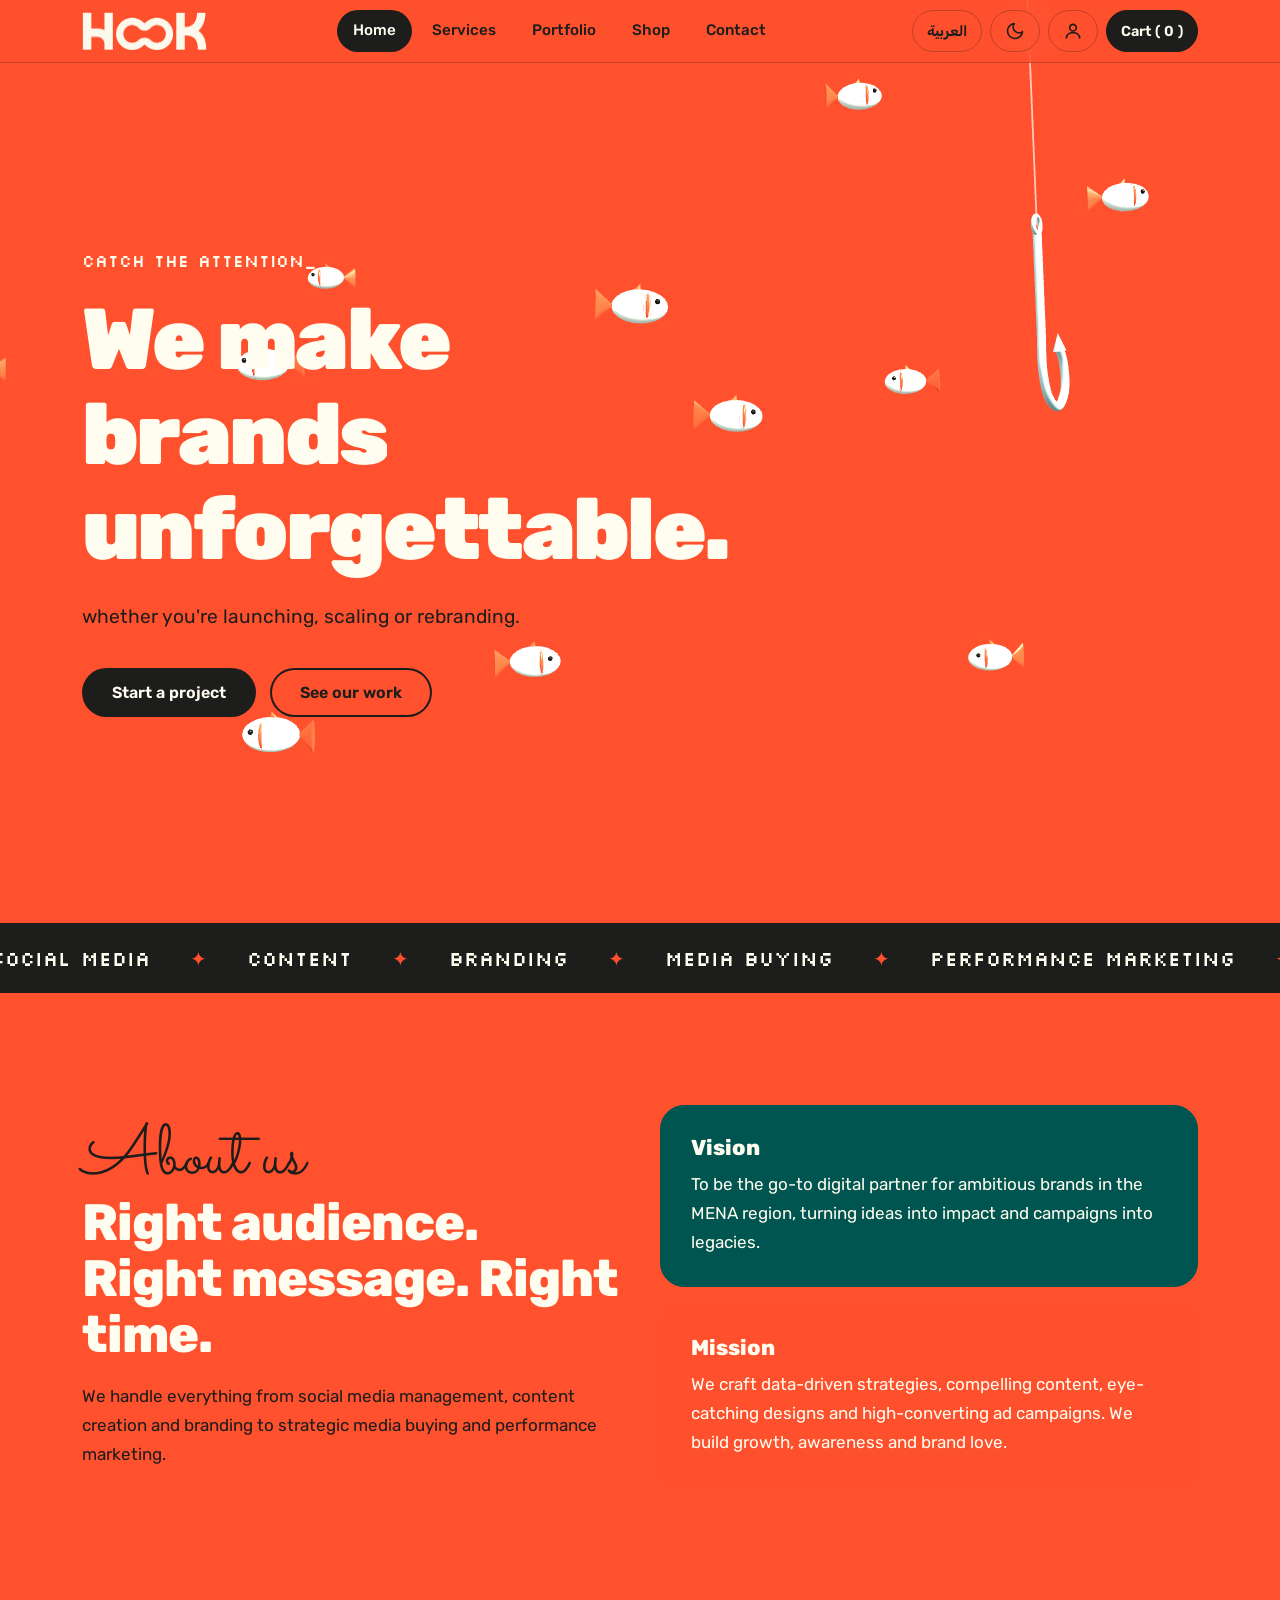
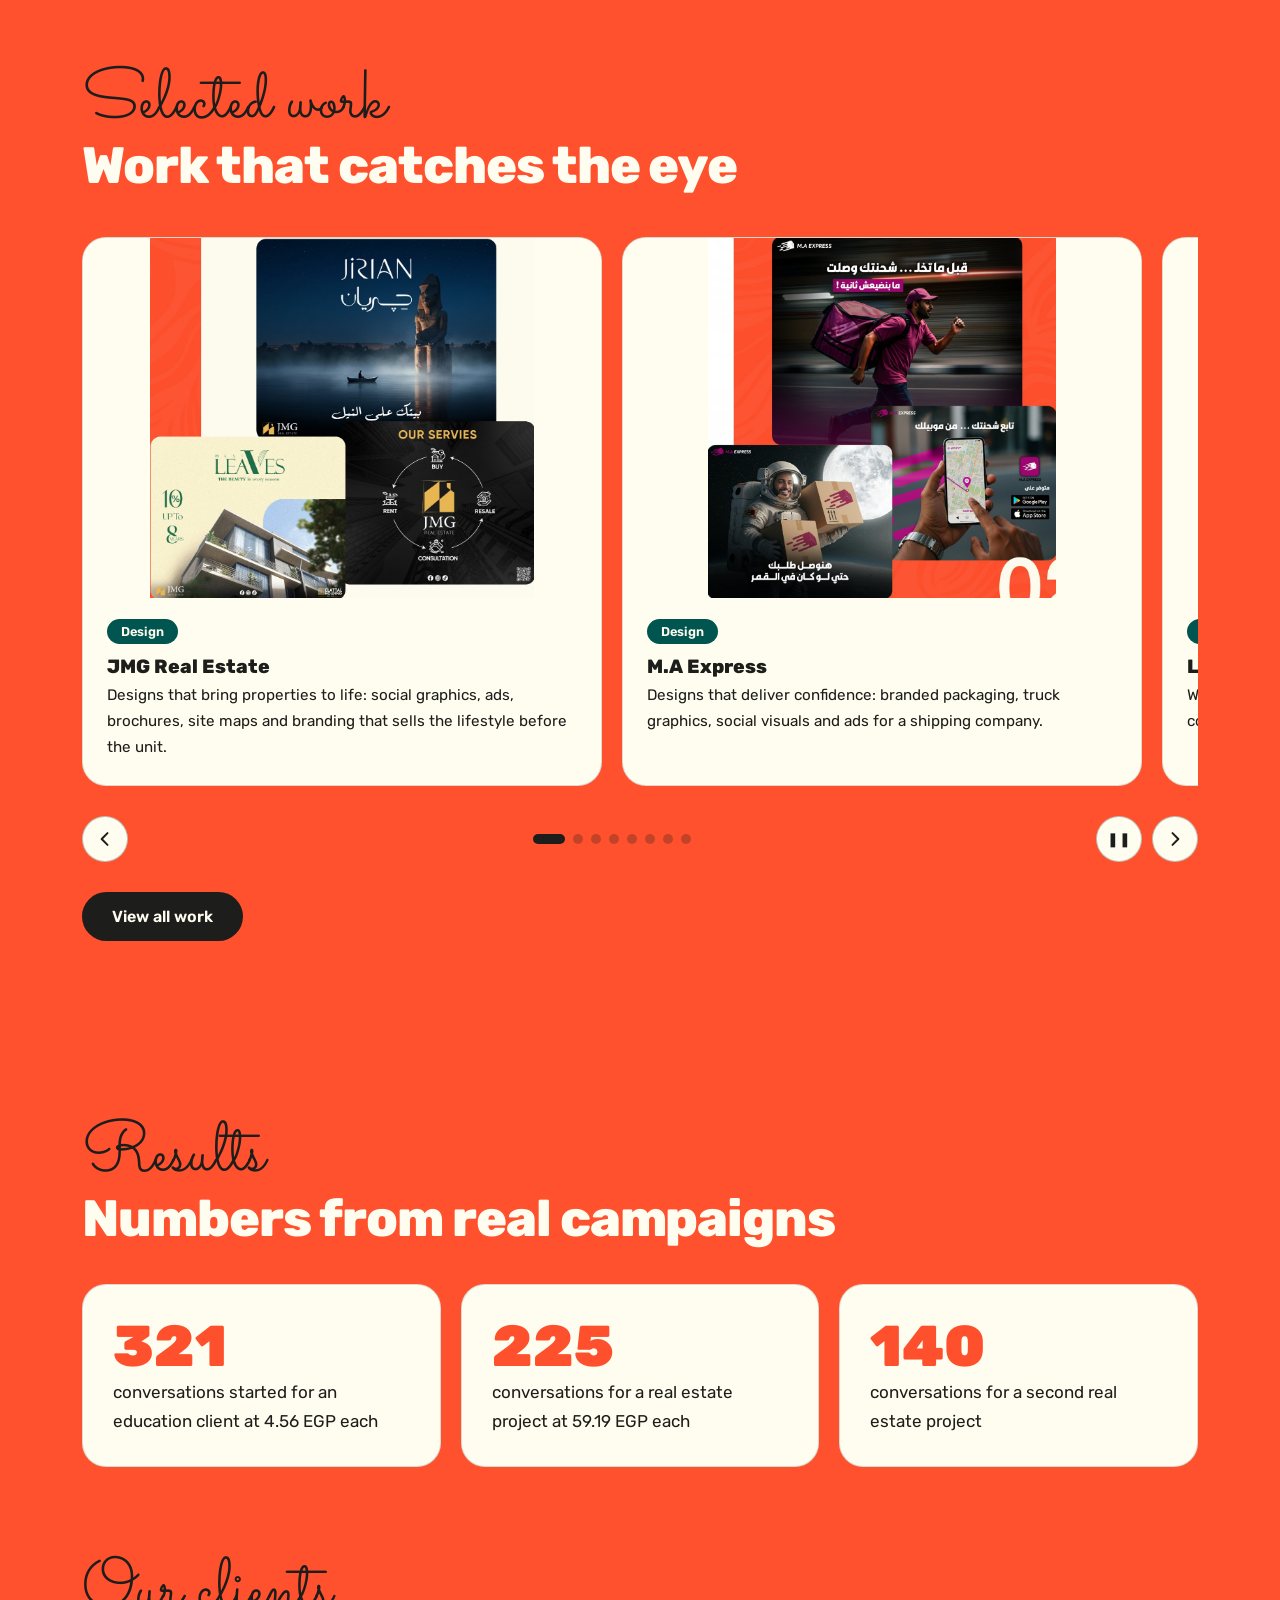
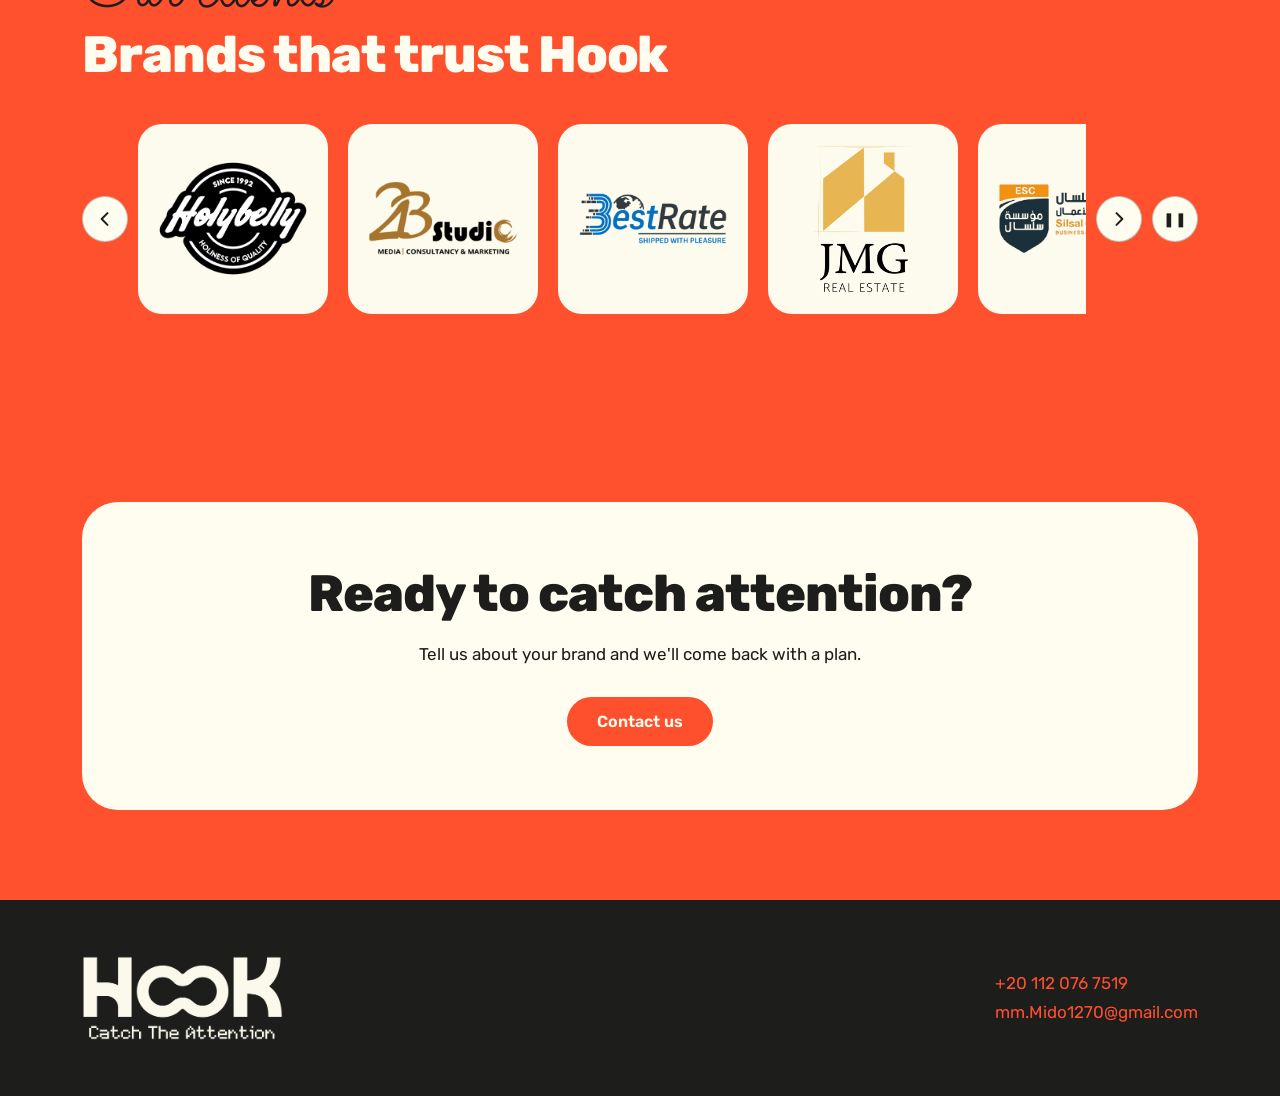
<file: index.html>
<!DOCTYPE html>
<html lang="en" dir="ltr"><head><meta charset="utf-8"><meta name="viewport" content="width=device-width,initial-scale=1">
<title>Hook | Catch The Attention</title>
<meta name="description" content="Hook is a full-service marketing agency: social media, content, branding, media buying and performance marketing.">
<link rel="stylesheet" href="style.css"></head><body>
<main>
<section class="hero"><div class="wrap"><div>
<span class="pix">Catch The Attention</span>
<h1 data-ar="بنخلّي البراند بتاعك ميتنسيش.">We make brands unforgettable.</h1>
<p class="lead" data-ar=" سواء لسه هتبدأ أو عايز تكبّر أو تغيّر هويتك.">whether you're launching, scaling or rebranding.</p>
<div class="btns"><a class="btn" data-btn="hero1" href="contact.html">Start a project</a><a class="btn ghost" data-btn="hero2" href="portfolio.html">See our work</a></div>
</div><div aria-hidden="true"></div></div></section>

<div class="mq-wrap" aria-hidden="true"><div class="mq" id="mq"></div></div>

<section><div class="wrap split">
<div><span class="script" data-ar="إحنا مين">About us</span>
<h2 data-ar="الجمهور الصح. الرسالة الصح. الوقت الصح.">Right audience. Right message. Right time.</h2>
<p style="margin-top:18px" data-ar="بنعمل كل حاجة من إدارة السوشيال ميديا وكتابة المحتوى والهوية البصرية لحد شراء الإعلانات وتسويق الأداء.">We handle everything from social media management, content creation and branding to strategic media buying and performance marketing.</p></div>
<div style="display:grid;gap:18px">
<div class="card g"><h3 data-ar="رؤيتنا">Vision</h3><p data-ar="مش مجرد إعلانات بتعدي.. إحنا الشريك الديجيتال اللي بيبني لبراندك اسم وكيان يثبت في دماغ الناس لسنين قدام.">To be the go-to digital partner for ambitious brands in the MENA region, turning ideas into impact and campaigns into legacies.</p></div>
<div class="card o"><h3 data-ar="مهمتنا">Mission</h3><p data-ar="بنبني استراتيجيات مبنية على أرقام وبيانات حقيقية، محتوى يشد ويخطف، وتصميمات تعلق في العين، وحملات إعلانية بتجيب بيع وتفاعل من الآخر.. إحنا بنبني لبراندك انتشار، ونمو، وحب حقيقي عند الناس.">We craft data-driven strategies, compelling content, eye-catching designs and high-converting ad campaigns. We build growth, awareness and brand love.</p></div>
</div></div></section>

<section><div class="wrap">
<span class="script" data-ar="من أعمالنا">Selected work</span>
<h2 data-ar="أفكار خرجت للنور وعملت فرق.">Work that catches the eye</h2>
<div class="slider" id="ws"><div class="track"></div>
<div class="ctl"><button class="cbtn d prev" aria-label="Previous"><svg viewBox="0 0 24 24"><path d="M15 5l-7 7 7 7"/></svg></button><div class="dots"></div><button class="cbtn play" aria-label="Play or pause"></button><button class="cbtn d next" aria-label="Next"><svg viewBox="0 0 24 24"><path d="M9 5l7 7-7 7"/></svg></button></div></div>
<p style="margin-top:30px"><a class="btn" data-btn="workAll" href="portfolio.html">View all work</a></p>
</div></section>

<section><div class="wrap">
<span class="script" data-ar="النتائج">Results</span>
<h2 data-ar="أرقام من حملات حقيقية">Numbers from real campaigns</h2>
<div class="grid">
<div class="card stat"><b>362</b><span data-ar="محادثة لعميل تعليمي بتكلفة 4.56 ج.م للمحادثة">conversations started for an education client at 4.56 EGP each</span></div>
<div class="card stat"><b>253</b><span data-ar="محادثة لمشروع عقاري بتكلفة 59.19 ج.م للمحادثة">conversations for a real estate project at 59.19 EGP each</span></div>
<div class="card stat"><b>158</b><span data-ar="محادثات في مجلات الطب">conversations for a second real estate project</span></div>
</div></div></section>

<section style="padding-top:0"><div class="wrap">
<span class="script" data-ar="عملاينا">Our clients</span>
<h2 data-ar="براندات وثقت فينااا ">Brands that trust Hook</h2>
<div class="lg" id="cs"><button class="cbtn d prev" aria-label="Previous client"><svg viewBox="0 0 24 24"><path d="M15 5l-7 7 7 7"/></svg></button><div class="track"></div><button class="cbtn d next" aria-label="Next client"><svg viewBox="0 0 24 24"><path d="M9 5l7 7-7 7"/></svg></button><button class="cbtn play" aria-label="Play or pause"></button></div>
</div></section>

<section><div class="wrap"><div class="panel"><h2 data-ar="جاهز تلفت الأنظار؟">Ready to catch attention?</h2><p style="margin:18px auto 28px" data-ar="احكيلنا عن البراند بتاعك وهنرجعلك بخطة.">Tell us about your brand and we'll come back with a plan.</p><a class="btn" data-btn="cta" href="contact.html">Contact us</a></div></div></section>
</main><script src="config.js"></script><script src="seed.js"></script><script src="app.js"></script>
<script>
const SV=[['Social media','سوشيال ميديا'],['Content','محتوى'],['Branding','هوية بصرية'],['Media buying',' إعلانات ممولة'],['Performance marketing','تسويــق ']];
let sl=0;
onContent(()=>{
  const set=SV.map(s=>'<span>'+t(s[0],s[1])+'</span><span>✦</span>').join('');
  $('mq').innerHTML=set+set+set+set;
  document.querySelector('#ws .track').innerHTML=DB.work.map(w=>'<article class="slide" data-k="work" data-id="'+esc(w.id)+'"><a class="im" data-view="'+esc(w.id)+'" href="'+esc(w.img)+'" target="_blank" rel="noopener"><img src="'+esc(w.img)+'" alt="'+esc(L(w.name))+'" loading="lazy"></a><div class="cap"><span class="tag">'+esc(t(w.cat,{Design:'تصميم',Content:'محتوى','Media Buying':'شراء إعلانات'}[w.cat]||w.cat))+'</span><h3>'+esc(L(w.name))+'</h3><p>'+esc(L(w.desc))+'</p></div></article>').join('');
  document.querySelector('#cs .track').innerHTML=DB.clients.map(c=>'<div class="logo-card" data-k="clients" data-id="'+esc(c.id)+'"><div class="lw"><img src="'+esc(c.logo)+'" alt="'+esc(c.name)+'"></div></div>').join('');
  if(!sl){sl=1;slider($('ws'),4200);slider($('cs'),2200)}else{$('ws')._refresh();$('cs')._refresh()}
});
</script></body></html>
</file>
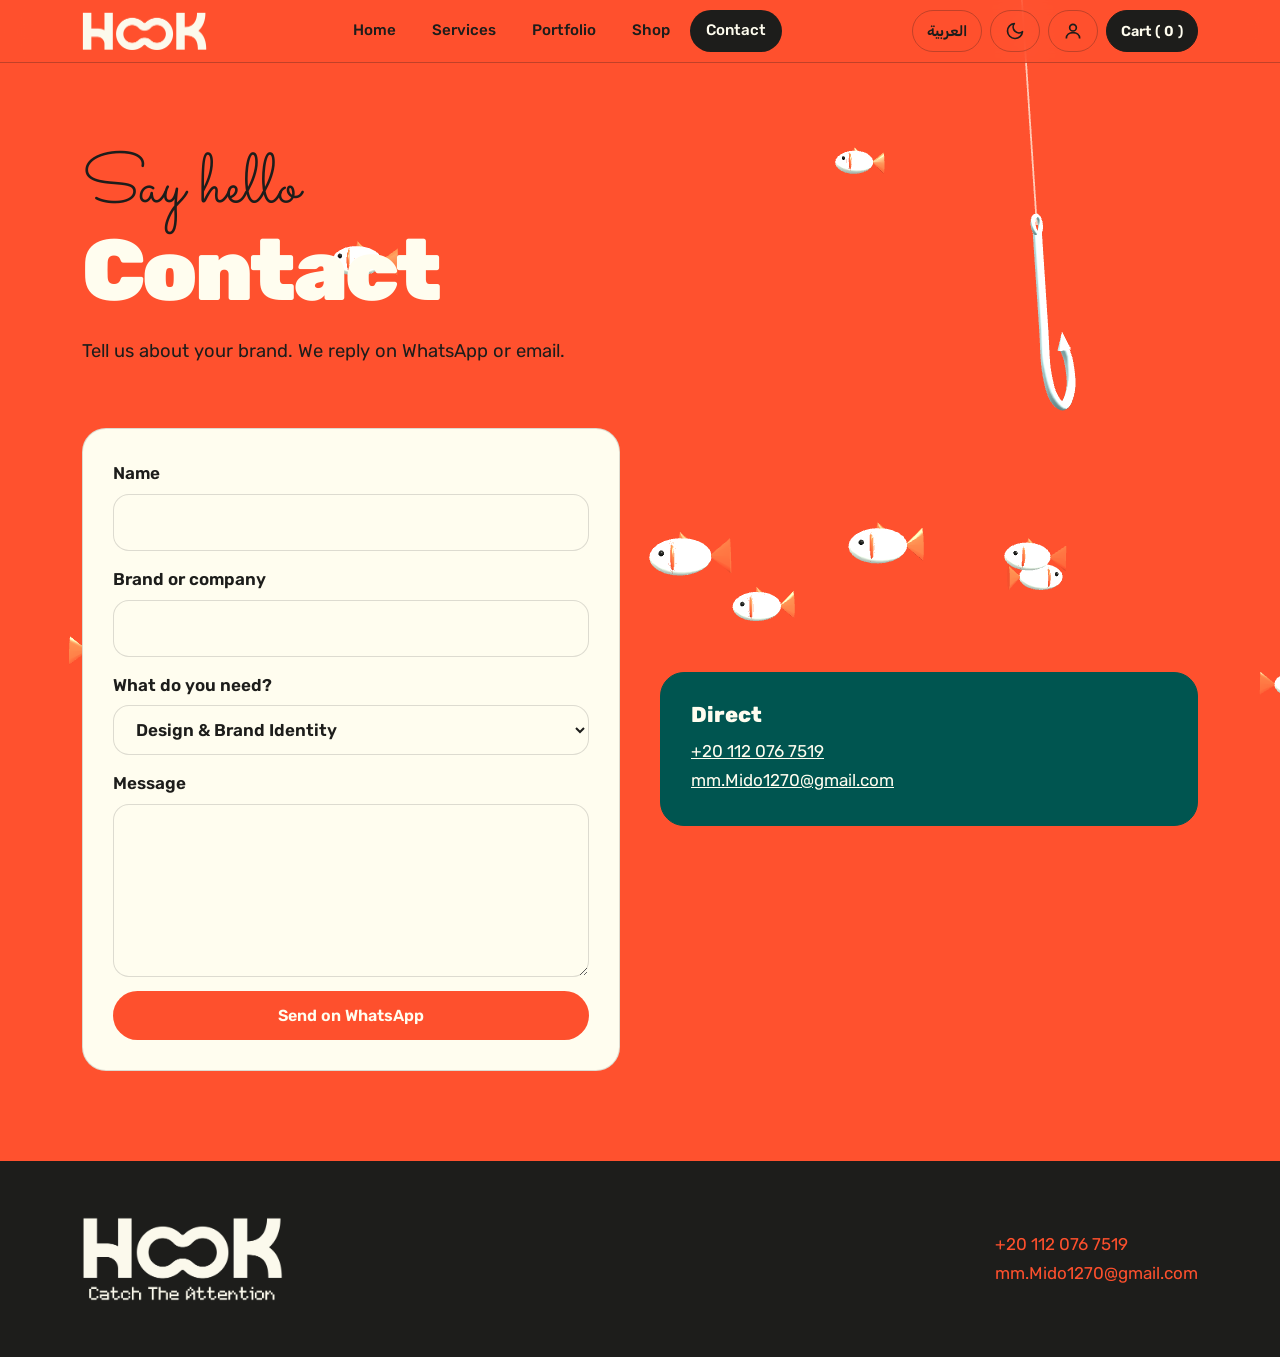
<file: contact.html>
<!DOCTYPE html>
<html lang="en" dir="ltr"><head><meta charset="utf-8"><meta name="viewport" content="width=device-width,initial-scale=1">
<title>Contact | Hook</title>
<link rel="stylesheet" href="style.css"></head><body>
<main>
<section class="phero"><div class="wrap"><span class="script" data-ar="قول أهلاً">Say hello</span><h1 data-ar="كلمـــنا">Contact</h1>
<p data-ar="احكيلنا عن البراند بتاعك. بنرد على واتساب أو الإيميل.">Tell us about your brand. We reply on WhatsApp or email.</p></div></section>
<section style="padding-top:20px"><div class="wrap split">
<form id="f" class="card">
<label><span data-ar="الاسم">Name</span><input name="n" required></label>
<label><span data-ar="البراند أو الشركة">Brand or company</span><input name="b"></label>
<label><span data-ar="محتاج إيه؟">What do you need?</span><select name="s"><option data-ar="تصميم وهوية">Design & Brand Identity</option><option data-ar="كتابة محتوي">Content</option><option data-ar="مطبوعات تجارية">Commercial Printing</option><option data-ar="إعلانات ممولة">Media buying</option><option data-ar="لسه مش متأكد">Not sure yet</option></select></label>
<label><span data-ar="رسالتك">Message</span><textarea name="m" rows="5" required></textarea></label>
<button class="btn" type="submit" data-ar="ابعت على واتساب">Send on WhatsApp</button>
</form>
<div class="card g"><h3 data-ar="كلمنا مباشرة">Direct</h3>
<p><a data-wa dir="ltr" href="#"></a></p>
<p><a data-mail href="#"></a></p></div>
</div></section>
</main><script src="config.js"></script><script src="seed.js"></script><script src="app.js"></script>
<script>
$('f').onsubmit=e=>{e.preventDefault();const d=new FormData(e.target),s=e.target.s.selectedOptions[0].textContent;
const m=t('Hi Hook, I am '+d.get('n')+' from '+(d.get('b')||'my brand')+'.\nNeed: '+s+'\n'+d.get('m'),'أهلاً Hook، أنا '+d.get('n')+' من '+(d.get('b')||'البراند بتاعي')+'.\nمحتاج: '+s+'\n'+d.get('m'));
open('https://wa.me/'+DB.contact.whatsapp+'?text='+encodeURIComponent(m),'_blank')};
</script></body></html>
</file>
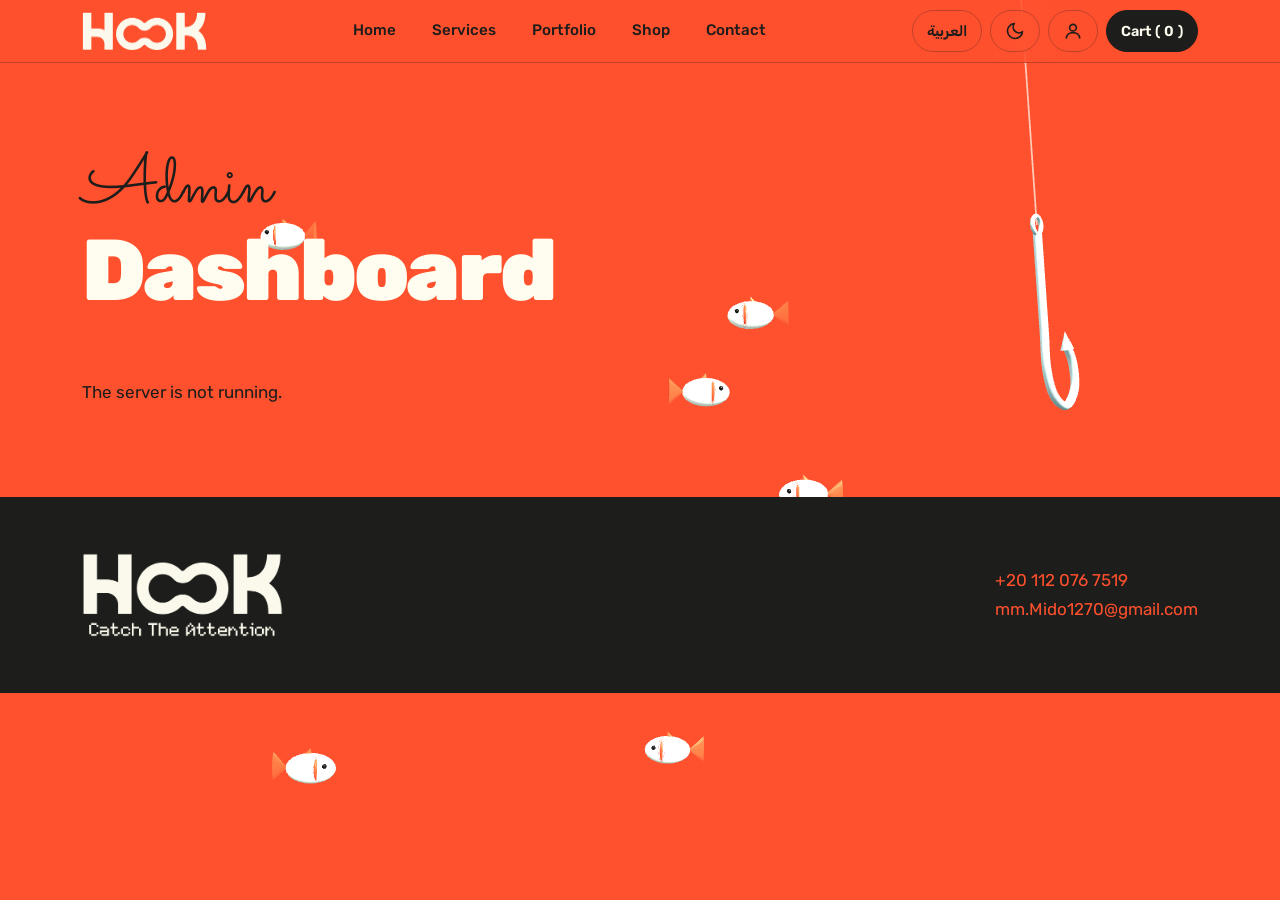
<file: dashboard.html>
<!DOCTYPE html>
<html lang="en" dir="ltr"><head><meta charset="utf-8"><meta name="viewport" content="width=device-width,initial-scale=1">
<title>Dashboard | Hook</title><meta name="robots" content="noindex">
<link rel="stylesheet" href="style.css"></head><body>
<main>
<section class="phero"><div class="wrap"><span class="script" data-ar="لوحة التحكم">Admin</span><h1 data-ar="الداشبورد">Dashboard</h1></div></section>
<section style="padding-top:20px"><div class="wrap" id="dash"><p>…</p></div></section>
</main><script src="config.js"></script><script src="seed.js"></script><script src="app.js"></script>
<script>
let ST=null;
const bars=(rows,key,label,fmt)=>{const mx=Math.max(1,...rows.map(r=>r[key]));return '<div class="bars">'+rows.slice(0,8).map(r=>'<div class="bar"><span>'+esc(r[label])+'</span><i style="width:'+Math.max(2,r[key]/mx*100)+'%"></i><b>'+(fmt?fmt(r):r[key])+'</b></div>').join('')+'</div>'};
const kpi=(n,en,a)=>'<div class="card kpi"><b>'+n+'</b>'+t(en,a)+'</div>';
function draw(){
  if(!ST)return;const s=ST,mx=Math.max(1,...s.days.map(d=>d.n)),c=s.counts;
  $('dash').innerHTML=
   '<div class="kpis">'+kpi(s.visits,'Total visits','إجمالي الزيارات')+kpi(s.today,'Visits today','زيارات النهارده')+kpi(s.week,'Last 7 days','آخر 7 أيام')+kpi(s.unique,'Unique visitors','زوار مختلفين')+kpi(s.accounts,'Accounts','عدد الحسابات')+kpi(s.orders.length,'Orders','الطلبات')+kpi(s.revenue+' '+cur(),'Order value','قيمة الطلبات')+'</div>'
  +'<div class="cols"><div class="card"><h3>'+t('Visits, last 14 days','الزيارات، آخر 14 يوم')+'</h3><div class="days">'+s.days.map(d=>'<div style="height:'+Math.max(2,d.n/mx*100)+'%" title="'+d.d+'"><span>'+(d.n||'')+'</span></div>').join('')+'</div></div>'
  +'<div class="card"><h3>'+t('Most viewed projects','أكتر المشاريع مشاهدة')+'</h3>'+(s.topWork.some(w=>w.views)?bars(s.topWork,'views','name'):'<p>'+t('No views yet.','لسه مفيش مشاهدات.')+'</p>')+'</div>'
  +'<div class="card"><h3>'+t('Best-selling packages','الباقات الأكتر مبيعاً')+'</h3>'+(s.topProducts.length?bars(s.topProducts,'qty','name',r=>r.qty+' · '+r.revenue):'<p>'+t('No orders yet.','لسه مفيش طلبات.')+'</p>')+'</div>'
  +'<div class="card"><h3>'+t('Page info','معلومات الصفحات')+'</h3><p>'+t('Projects','المشاريع')+': '+c.work+' · '+t('Clients','العملاء')+': '+c.clients+' · '+t('Packages','الباقات')+': '+c.products+'</p><div class="scroll"><table><tr><th>'+t('Page','الصفحة')+'</th><th>'+t('Visits','الزيارات')+'</th></tr>'+s.pages.map(p=>'<tr><td dir="ltr">'+esc(p.p)+'</td><td>'+p.n+'</td></tr>').join('')+'</table></div>'
   +'<p style="margin-top:14px"><a class="btn" href="portfolio.html">'+t('Edit projects','تعديل المشاريع')+'</a> <a class="btn" href="shop.html">'+t('Edit price quotes','تعديل عروض الأسعار')+'</a> <a class="btn" href="index.html">'+t('Edit clients','تعديل العملاء')+'</a></p></div></div>'
  +'<div class="card" style="margin-top:20px"><h3>'+t('Orders','الطلبات')+'</h3><div class="scroll"><table><tr><th>'+t('Date','التاريخ')+'</th><th>'+t('User','المستخدم')+'</th><th>'+t('Items','العناصر')+'</th><th>'+t('Total','الإجمالي')+'</th><th>'+t('Status','الحالة')+'</th></tr>'
   +s.orders.map(o=>'<tr><td>'+esc(o.at.slice(0,10))+'</td><td>'+esc(o.user||'-')+'</td><td>'+o.items.map(i=>esc(i.name)+' × '+i.q).join(', ')+'</td><td>'+o.total+'</td><td><select data-o="'+esc(o.id)+'">'+['new','confirmed','done','cancelled'].map(x=>'<option'+(x==o.status?' selected':'')+'>'+x+'</option>').join('')+'</select></td></tr>').join('')+'</table></div></div>'
  +'<div class="card" style="margin-top:20px"><h3>'+t('Accounts','الحسابات')+' ('+s.accounts+')</h3><div class="scroll"><table><tr><th>'+t('Username','المستخدم')+'</th><th>'+t('Email','الإيميل')+'</th><th>'+t('Role','الدور')+'</th><th>'+t('Joined','التسجيل')+'</th></tr>'
   +s.users.map(u=>'<tr><td>'+esc(u.username)+'</td><td dir="ltr">'+esc(u.email)+'</td><td>'+esc(u.role)+'</td><td>'+esc(u.at.slice(0,10))+'</td></tr>').join('')+'</table></div></div>'
  +'<form class="card" id="pw" style="margin-top:20px"><h3>'+t('Change admin password','تغيير باسورد الأدمن')+'</h3><label><span>'+t('Current password','الباسورد الحالي')+'</span><input name="old" type="password" autocomplete="current-password" required></label><label><span>'+t('New password (8+ characters)','الباسورد الجديد (8 حروف أو أكتر)')+'</span><input name="new" type="password" autocomplete="new-password" minlength="8" required></label><button class="btn">'+t('Save','حفظ')+'</button><p class="msg" id="pm"></p></form>';
  $('pw').onsubmit=async e=>{e.preventDefault();const r=await post('/api/admin/password',Object.fromEntries(new FormData(e.target))),j=await r.json();$('pm').className='msg'+(r.ok?'':' err');$('pm').textContent=r.ok?t('Password changed.','تم تغيير الباسورد.'):errT(j.error);if(r.ok)e.target.reset()};
  document.querySelectorAll('[data-o]').forEach(sel=>sel.onchange=()=>fetch('/api/admin/orders/'+sel.dataset.o,{method:'PATCH',headers:{'content-type':'application/json'},body:JSON.stringify({status:sel.value})}).then(load));
}
async function load(){const r=await fetch('/api/admin/stats');if(r.status===401){location.href='login.html';return}ST=await r.json();draw()}
load().catch(()=>{$('dash').innerHTML='<p>'+t('The server is not running.','السيرفر مش شغال.')+'</p>'});
document.addEventListener('langchange',draw);
</script></body></html>
</file>
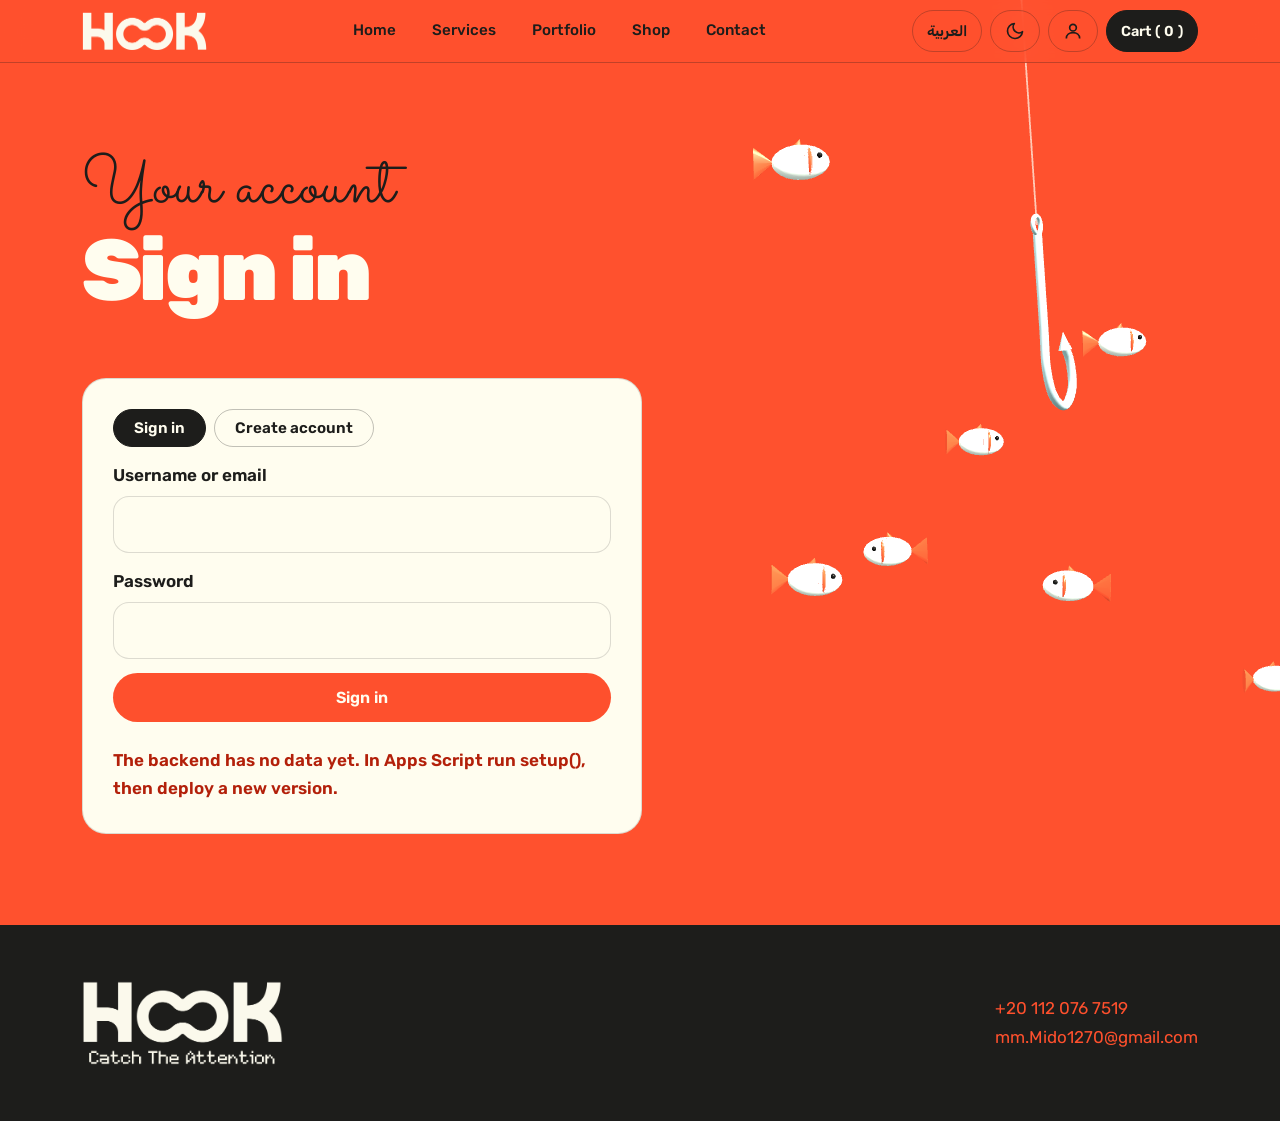
<file: login.html>
<!DOCTYPE html>
<html lang="en" dir="ltr"><head><meta charset="utf-8"><meta name="viewport" content="width=device-width,initial-scale=1">
<title>Account | Hook</title>
<link rel="stylesheet" href="style.css"></head><body>
<main>
<section class="phero"><div class="wrap"><span class="script" data-ar="حسابك">Your account</span><h1 data-ar="الدخول">Sign in</h1></div></section>
<section style="padding-top:20px"><div class="wrap" id="box"></div></section>
</main><script src="config.js"></script><script src="seed.js"></script><script src="app.js"></script>
<script>
let mode='login';
function draw(){
  const b=$('box');
  if(ME){b.innerHTML='<div class="card" style="max-width:560px"><h3>'+esc(ME.username)+'</h3><p>'+esc(ME.email)+'</p><div class="btns" style="margin-top:18px">'+(ME.role==='admin'?'<a class="btn" href="dashboard.html">'+t('Dashboard','لوحة التحكم')+'</a>':'')+'<button class="btn" id="out">'+t('Logout','خروج')+'</button></div></div>';
    $('out').onclick=async()=>{await post('/api/logout',{});location.reload()};return}
  const reg=mode==='register';
  b.innerHTML='<form class="card" id="af"><div class="tabs"><button type="button" data-m="login" aria-pressed="'+!reg+'">'+t('Sign in','دخول')+'</button><button type="button" data-m="register" aria-pressed="'+reg+'">'+t('Create account','اعمل حساب')+'</button></div>'
   +(reg?'<label><span>'+t('Username','اسم المستخدم')+'</span><input name="username" autocomplete="username" required minlength="3" maxlength="24" pattern="[A-Za-z0-9_]+"></label><label><span>'+t('Email','الإيميل')+'</span><input name="email" type="email" autocomplete="email" required></label>'
        :'<label><span>'+t('Username or email','اسم المستخدم أو الإيميل')+'</span><input name="id" autocomplete="username" required></label>')
   +'<label><span>'+t('Password','الباسورد')+'</span><input name="password" type="password" autocomplete="'+(reg?'new-password':'current-password')+'" required minlength="'+(reg?8:1)+'"></label>'
   +'<button class="btn" type="submit">'+(reg?t('Create account','اعمل الحساب'):t('Sign in','دخول'))+'</button><p class="msg err" id="err"></p></form>';
  b.querySelector('.tabs').onclick=e=>{const x=e.target.closest('button');if(x){mode=x.dataset.m;draw()}};
  $('af').onsubmit=async e=>{
    e.preventDefault();const d=Object.fromEntries(new FormData(e.target));
    const btn=e.target.querySelector('button.btn[type=submit]'),txt=btn.textContent;btn.disabled=true;btn.textContent='...';$('err').textContent='';
    let j=null,ok=false;try{const r=await post(reg?'/api/register':'/api/login',d);ok=r.ok;j=await r.json()}catch(x){}
    btn.disabled=false;btn.textContent=txt;
    if(!j){$('err').textContent=t('Cannot reach the server. Check the Apps Script link in config.js.','مش قادر يتصل بالسيرفر. اتأكد من رابط Apps Script في config.js.');return}
    if(ok)location.href=j.user.role==='admin'?'dashboard.html':'index.html';else $('err').textContent=errT(j.error||'Error');
  };
}
draw();if(window.AUTH_DONE&&ME)draw();
document.addEventListener('auth',()=>{if(ME)draw()});document.addEventListener('langchange',draw);
document.addEventListener('backend',()=>{const e=$('err');if(e&&!e.textContent)e.textContent=t('The backend has no data yet. In Apps Script run setup(), then deploy a new version.','الباك إند لسه فاضي. في Apps Script شغّل setup() وبعدين اعمل Deploy لنسخة جديدة.')});if(window.BACKEND_EMPTY)document.dispatchEvent(new Event('backend'));
</script></body></html>
</file>
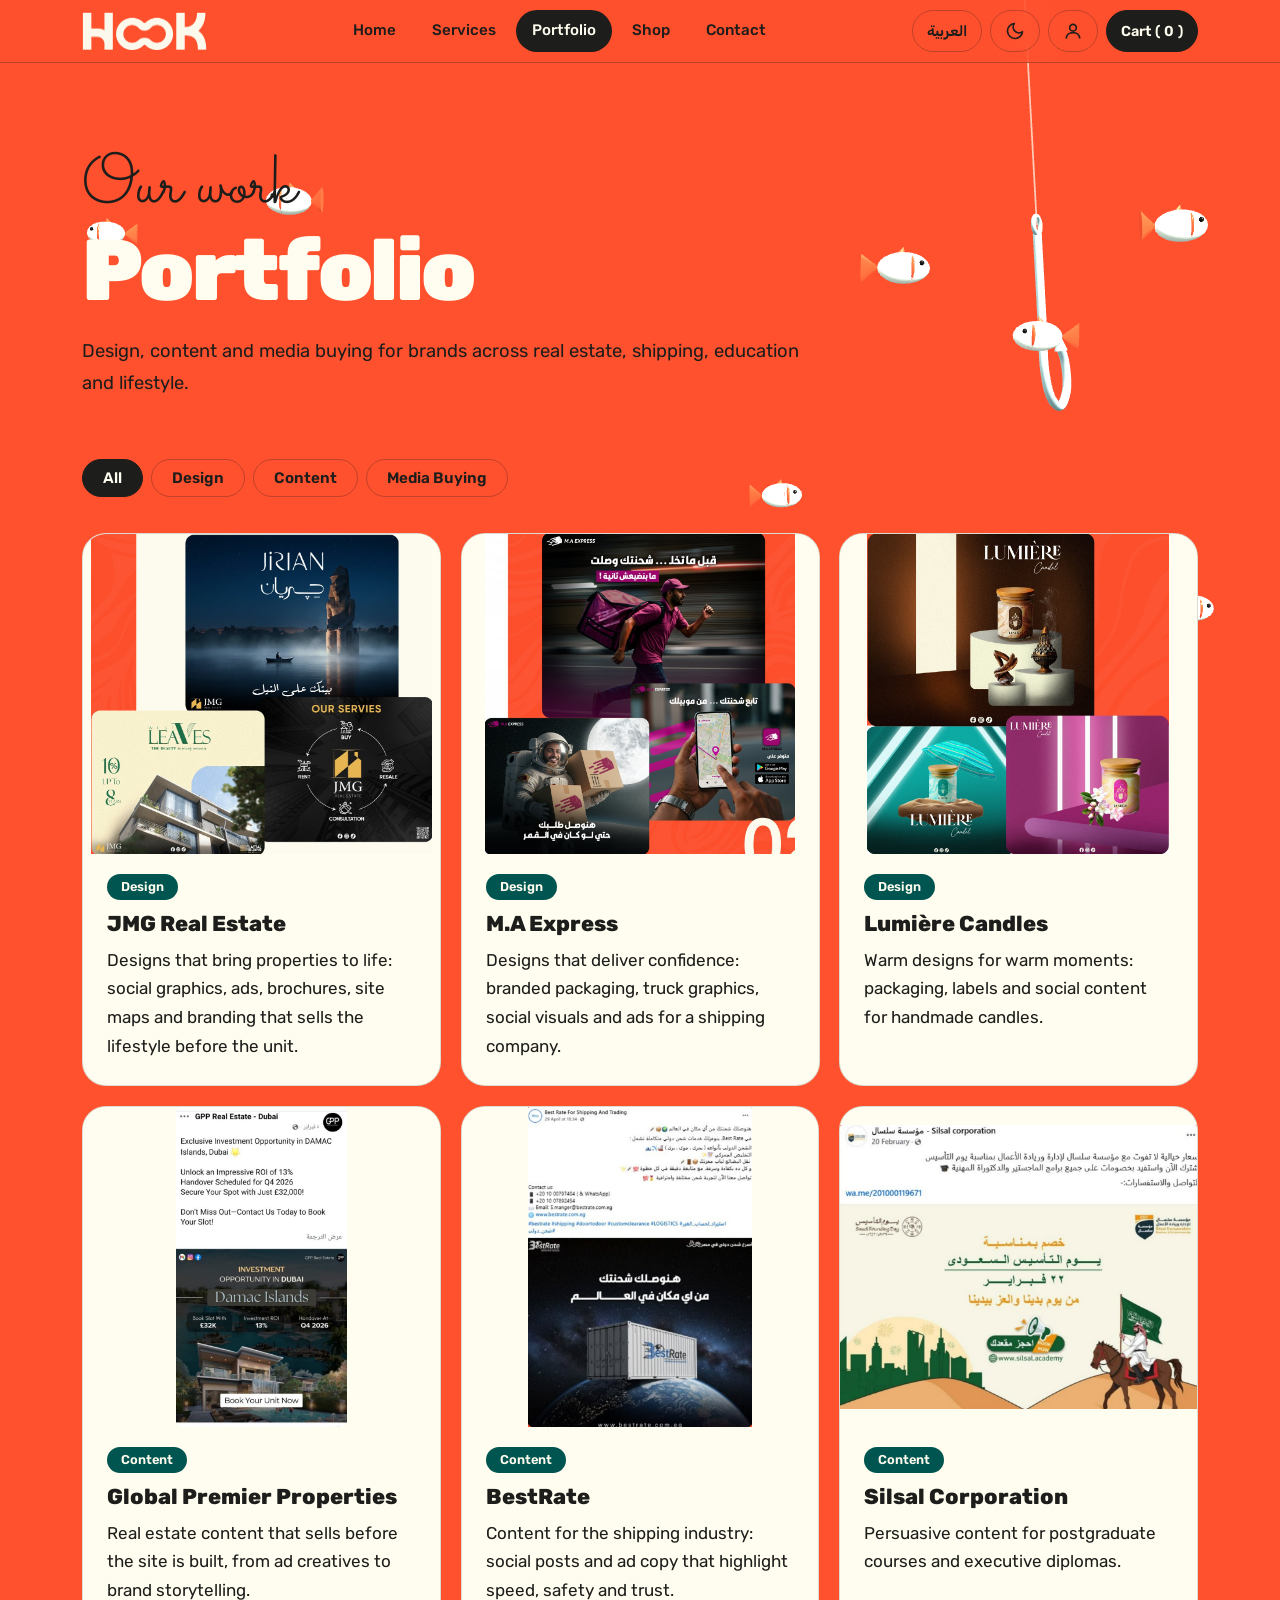
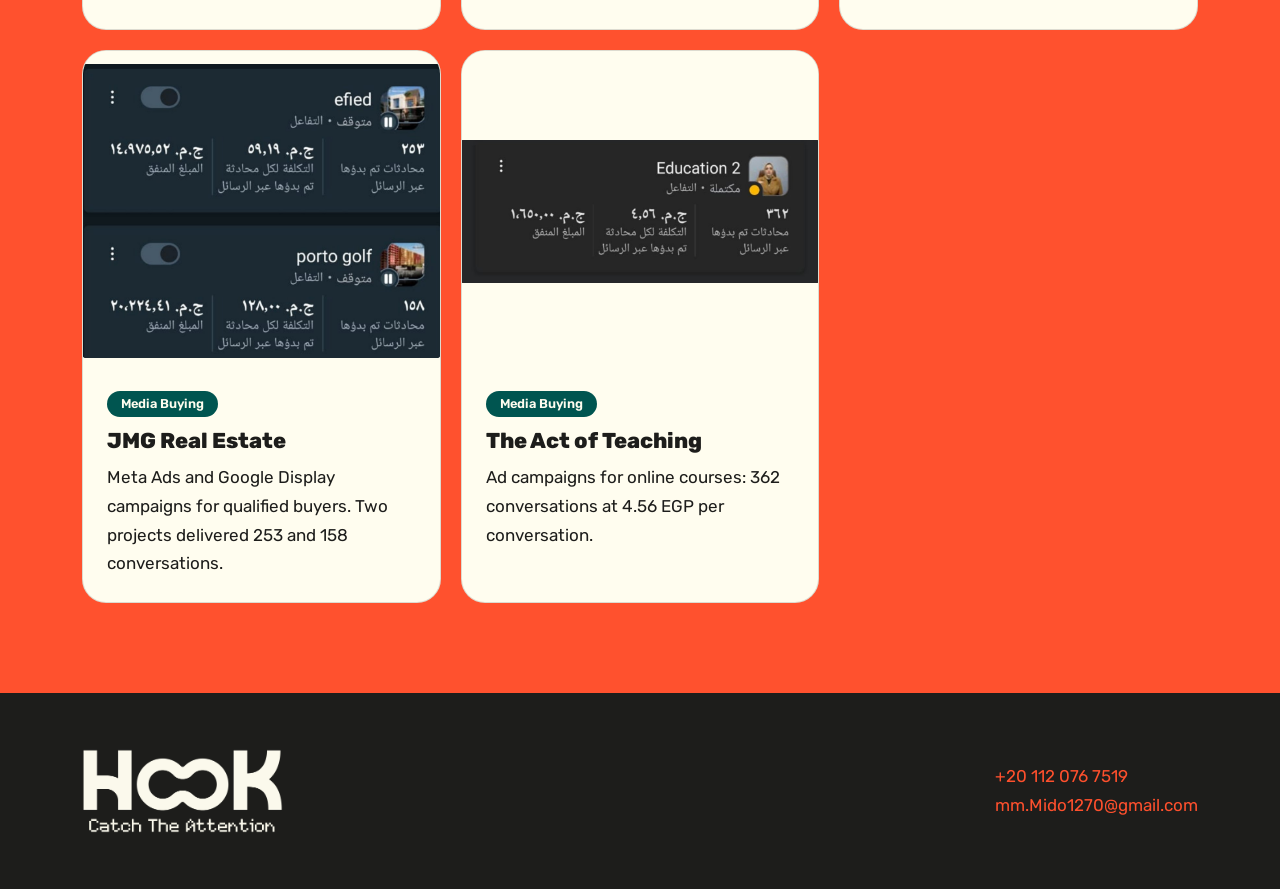
<file: portfolio.html>
<!DOCTYPE html>
<html lang="en" dir="ltr"><head><meta charset="utf-8"><meta name="viewport" content="width=device-width,initial-scale=1">
<title>Portfolio | Hook</title>
<link rel="stylesheet" href="style.css"></head><body>
<main>
<section class="phero"><div class="wrap"><span class="script" data-ar="شغلنا">Our work</span><h1 data-ar="معرض أعمـــــالنا">Portfolio</h1>
<p data-ar="تصميم، محتوى، وإعلانات ممولة متفصلين على مقاس براندك.. أياً كان تخصصك أو مجالك، بنفهم جمهورك ونوصّله بالشكل اللي يبيع.">Design, content and media buying for brands across real estate, shipping, education and lifestyle.</p></div></section>
<section style="padding-top:20px"><div class="wrap">
<div class="tabs" id="tabs" role="group" aria-label="Filter"></div>
<div class="grid" id="work"></div>
</div></section>
</main><script src="config.js"></script><script src="seed.js"></script><script src="app.js"></script>
<script>
const CATS=[['all','All','الكل'],['Design','Design','تصميم'],['Content','Content','كتابة محتوي'],['Media Buying','Media Buying','إعلانات ممولة ']];
let cf='all';
const vio=new IntersectionObserver(es=>es.forEach(e=>{if(e.isIntersecting){vio.unobserve(e.target);trackView(e.target.dataset.id)}}),{threshold:.6});
onContent(()=>{
  $('tabs').innerHTML=CATS.map(c=>'<button data-f="'+c[0]+'" aria-pressed="'+(c[0]==cf)+'">'+t(c[1],c[2])+'</button>').join('');
  const cn=k=>t(k,(CATS.find(c=>c[0]==k)||[])[2]||k);
  $('work').innerHTML=DB.work.filter(w=>cf=='all'||w.cat==cf).map(w=>'<article class="card work" data-k="work" data-id="'+esc(w.id)+'"><a data-view="'+esc(w.id)+'" href="'+esc(w.img)+'" target="_blank" rel="noopener" aria-label="'+esc(L(w.name))+'"><img src="'+esc(w.img)+'" alt="'+esc(L(w.name))+'" loading="lazy"></a><span class="tag">'+esc(cn(w.cat))+'</span><h3>'+esc(L(w.name))+'</h3><p>'+esc(L(w.desc))+'</p></article>').join('');
  document.querySelectorAll('#work .card').forEach(c=>vio.observe(c));
});
$('tabs').onclick=e=>{const b=e.target.closest('button');if(b){cf=b.dataset.f;runHooks()}};
</script></body></html>
</file>
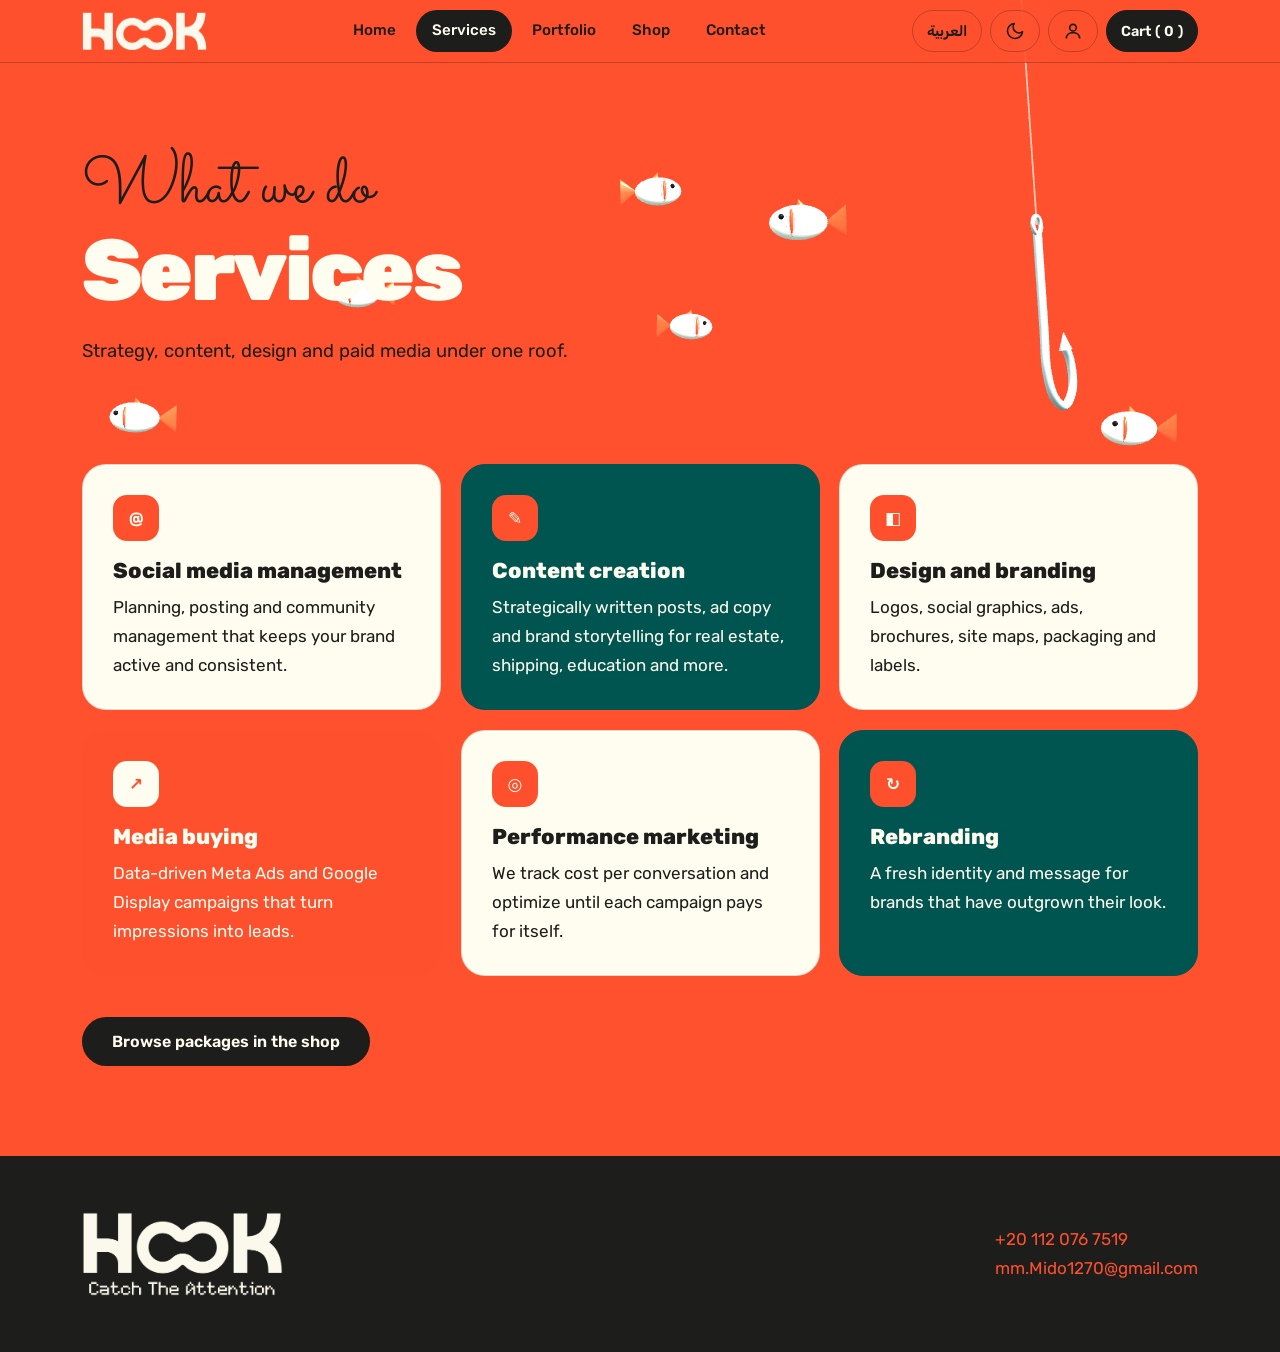
<file: services.html>
<!DOCTYPE html>
<html lang="en" dir="ltr"><head><meta charset="utf-8"><meta name="viewport" content="width=device-width,initial-scale=1">
<title>Services | Hook</title>
<link rel="stylesheet" href="style.css"></head><body>
<main>
<section class="phero"><div class="wrap"><span class="script" data-ar="بنعمل إيه">What we do</span><h1 data-ar="خــــــدماتنا">Services</h1>
<p data-ar="كل الي يجي علي بـــــــــــالك بنعمله">Strategy, content, design and paid media under one roof.</p></div></section>
<section style="padding-top:20px"><div class="wrap"><div class="grid">
<div class="card"><div class="ic">@</div><h3 data-ar="إدارة السوشيال ميديا">Social media management</h3><p data-ar="إدارة كاملة لسوشيال ميديا براندك: خطط محتوى، نشر منتظم، وتفاعل سريع يحافظ على نشاط صفحتك ويكبّر جمهورك.">Planning, posting and community management that keeps your brand active and consistent.</p></div>
<div class="card g"><div class="ic">✎</div><h3 data-ar="صناعة المحتوى">Content creation</h3><p data-ar="بنكتب محتوى براندك من الألف للياء خطة واضحة، إعلانات بتبيع، وحكاية تشد.. في أي مجال وبأي تخصص.">Strategically written posts, ad copy and brand storytelling for real estate, shipping, education and more.</p></div>
<div class="card"><div class="ic">◧</div><h3 data-ar="التصميم و مطبوعااات">Design and branding</h3><p data-ar="هوية رقمية كاملة للسوشيال، وفينش مطبوعات وباكيدجينج يشرفك.. بنطلّع منتجك في أحسن توب ينافس ويكسب في السوق.">Logos, social graphics, ads, brochures, site maps, packaging and labels.</p></div>
<div class="card o"><div class="ic" style="background:var(--c);color:var(--o)">↗</div><h3 data-ar=" اعــلانات مموله">Media buying</h3><p data-ar="إعلانات ممولة مبنية على الداتا والأرقام، بتستهدف صح وبتحوّل المشاهدات لعملاء فعليين.">Data-driven Meta Ads and Google Display campaigns that turn impressions into leads.</p></div>
<div class="card"><div class="ic">◎</div><h3 data-ar="إدارة الأداء">Performance marketing</h3><p data-ar="بنتابع تكلفة كل محادثة ونحسّن الحملة لحد ما تجيب فلوسها وزيادة.">We track cost per conversation and optimize until each campaign pays for itself.</p></div>
<div class="card g"><div class="ic">↻</div><h3 data-ar="إعادة بناء الهوية">Rebranding</h3><p data-ar="براندك كبر؟ يبقى لازم يلبس التوب اللي يليق بيه.
بنعمل إعادة هيكلة كاملة لهويتك ورسالتك، وبنخلي شكلك في السوق يعكس حجمك الحقيقي دلوقتي.">A fresh identity and message for brands that have outgrown their look.</p></div>
</div>
<p style="margin-top:40px"><a class="btn" data-btn="servicesShop" href="shop.html">Browse packages in the shop</a></p></div></section>
</main><script src="config.js"></script><script src="seed.js"></script><script src="app.js"></script></body></html>
</file>
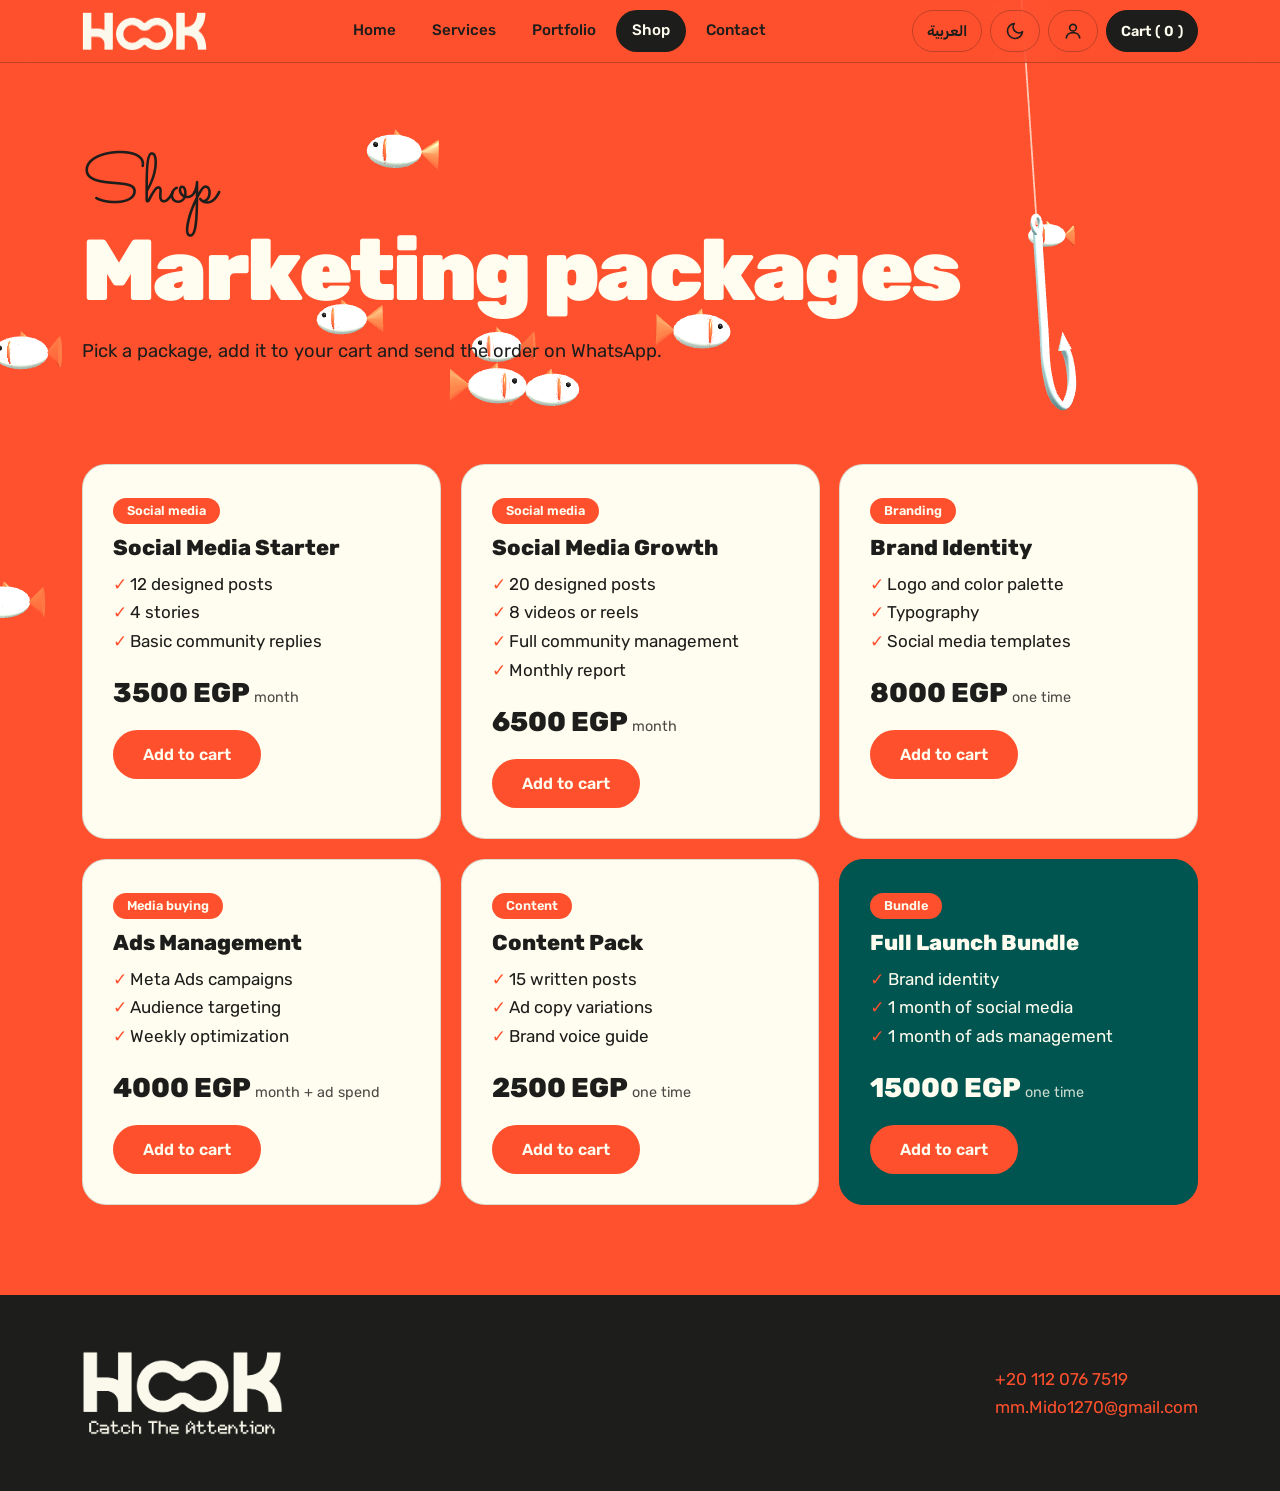
<file: shop.html>
<!DOCTYPE html>
<html lang="en" dir="ltr"><head><meta charset="utf-8"><meta name="viewport" content="width=device-width,initial-scale=1">
<title>Shop | Hook</title>
<link rel="stylesheet" href="style.css"></head><body>
<main>
<section class="phero"><div class="wrap"><span class="script" data-ar="المتجر">Shop</span><h1 data-ar="باقات التسويق">Marketing packages</h1>
<p data-ar="اختار باقة، ضيفها للسلة وابعت الطلب على واتساب.">Pick a package, add it to your cart and send the order on WhatsApp.</p></div></section>
<section style="padding-top:20px"><div class="wrap"><div class="grid" id="shop"></div></div></section>
</main><script src="config.js"></script><script src="seed.js"></script><script src="app.js"></script>
<script>
onContent(()=>{
  $('shop').innerHTML=DB.products.map((p,n)=>'<article class="card '+(n==5?'g':'')+'" data-k="products" data-id="'+esc(p.id)+'"><span class="tag" style="background:var(--o)">'+esc(L(p.tag))+'</span><h3>'+esc(L(p.name))+'</h3><ul class="tick">'+p.items.map(x=>'<li>'+esc(L(x))+'</li>').join('')+'</ul><div class="price">'+p.price+' '+cur()+' <small>'+esc(L(p.per))+'</small></div><button class="btn" data-add="'+esc(p.id)+'">'+t('Add to cart','ضيف للسلة')+'</button></article>').join('');
});
$('shop').onclick=e=>{const b=e.target.closest('[data-add]');if(b)addToCart(b.dataset.add)};
</script></body></html>
</file>
<file: style.css>
:root{--o:#fe502d;--g:#005550;--c:#fffdef;--k:#1d1d1b;--r:24px;
--bg:#ff512e;--h:#fffdef;--fg:#1d1d1b;--card:#fffdef;--cfg:#1d1d1b;--acc:#1d1d1b;--accfg:#fffdef;--line:#1d1d1b45;--cline:#1d1d1b26}
[data-theme=dark]{--bg:#005550;--fg:#fffdef;--card:#0a3f3b;--cfg:#fffdef;--acc:#fe502d;--line:#fffdef45;--cline:#fffdef26}
body.deep{--fg:#fffdef;--acc:#fe502d;--line:#fffdef45}
*{box-sizing:border-box;margin:0}
html{scroll-behavior:smooth;background:var(--bg)}
body{font-family:'Rubik',system-ui,sans-serif;background:transparent;color:var(--fg);line-height:1.7;font-size:17px;transition:color .5s;overflow-x:hidden}
a{color:inherit}img{max-width:100%}
:focus-visible{outline:3px solid var(--o);outline-offset:3px}
#sea{position:fixed;inset:0;width:100%;height:100%;z-index:0;pointer-events:none}
main,footer{position:relative;z-index:1}
.wrap{max-width:1160px;margin:auto;padding:0 22px}
.script{font-family:'Sacramento',cursive;font-size:clamp(2.6rem,6vw,4.4rem);line-height:1;color:var(--acc);display:block;transition:color .5s}
[lang=ar] .script{font-family:'Aref Ruqaa',serif;font-weight:700;font-size:clamp(2rem,5vw,3.2rem)}
.pix{font-family:'Silkscreen',monospace}
h1,h2,h3{line-height:1.1;font-weight:800}
h1,h2{color:var(--h)}
[lang=ar] h1,[lang=ar] h2,[lang=ar] h3{line-height:1.35}
h1{font-size:clamp(2.6rem,7vw,5.4rem);font-weight:900;letter-spacing:-.03em}
h2{font-size:clamp(1.9rem,4.5vw,3.2rem);letter-spacing:-.02em}
[lang=ar] h1,[lang=ar] h2{letter-spacing:0}
p{max-width:62ch}
#bar{position:fixed;top:0;inset-inline:0;height:4px;background:var(--c);transform-origin:left;transform:scaleX(0);z-index:30}
[dir=rtl] #bar{transform-origin:right}
header{position:sticky;top:0;z-index:20;background:color-mix(in srgb,var(--bg) 72%,transparent);backdrop-filter:blur(14px);border-bottom:1px solid var(--line)}
nav{display:flex;align-items:center;gap:14px;padding:10px 22px;max-width:1160px;margin:auto}
.logo img{display:block;height:38px;width:auto;transition:transform .3s}
.logo:hover img{transform:scale(1.07) rotate(-2deg)}
nav ul{display:flex;gap:4px;list-style:none;padding:0;margin-inline:auto}
nav ul a{display:block;padding:8px 16px;border-radius:99px;text-decoration:none;font-weight:500;font-size:.95rem;transition:background .2s,color .2s}
nav ul a:hover{background:color-mix(in srgb,var(--fg) 12%,transparent)}
nav ul a[aria-current]{background:var(--acc);color:var(--accfg)}
.tools{display:flex;gap:8px;align-items:center}
.ibtn{height:42px;min-width:42px;padding:0 14px;border-radius:99px;border:1.5px solid var(--line);background:transparent;color:var(--fg);font:600 .9rem 'Rubik',system-ui,sans-serif;cursor:pointer;display:flex;align-items:center;justify-content:center;gap:4px;white-space:nowrap;text-decoration:none;transition:.25s}
.ibtn:hover{border-color:var(--fg);transform:translateY(-2px)}
.ibtn svg{width:20px;height:20px;fill:none;stroke:currentColor;stroke-width:2;stroke-linejoin:round;transition:transform .5s}
#theme[aria-pressed=true]{background:var(--acc);border-color:var(--acc);color:var(--accfg)}
#theme[aria-pressed=true] svg{fill:currentColor;transform:rotate(-25deg) scale(1.1)}
.cartbtn{background:var(--acc);color:var(--accfg);border-color:var(--acc)}
.btn{display:inline-block;background:var(--acc);color:var(--accfg);padding:15px 30px;border-radius:99px;text-decoration:none;font:600 1rem 'Rubik',system-ui,sans-serif;border:0;cursor:pointer;transition:background .25s,color .25s}
.btn:hover{background:var(--fg);color:var(--bg)}
.btn.ghost{background:transparent;color:var(--fg);box-shadow:inset 0 0 0 2px var(--fg)}
.btn.ghost:hover{background:var(--fg);color:var(--bg)}
.panel{background:var(--card);color:var(--cfg);border-radius:36px;padding:clamp(28px,6vw,64px);text-align:center}
.panel h2{color:var(--cfg)}
.panel .btn,.card .btn{background:var(--o);color:var(--c)}
.panel .btn:hover,.card .btn:hover{background:var(--cfg);color:var(--card)}
section{padding:90px 0}
.hero{min-height:calc(100vh - 62px);display:grid;align-items:center;padding:50px 0}
.hero .wrap{display:grid;gap:30px;grid-template-columns:1.25fr .75fr;align-items:center}
.hero p.lead{font-size:1.2rem;margin:24px 0 34px}
.hero .pix{color:var(--h);font-size:1.05rem;display:block;margin-bottom:16px;min-height:1.6em}
.btns{display:flex;gap:14px;flex-wrap:wrap;align-items:center}
.mq-wrap{overflow:hidden;background:var(--k);color:var(--c);padding:18px 0;border-block:2px solid var(--o);transform:rotate(-1.2deg);margin:20px -10px}
.mq{display:flex;gap:40px;width:max-content;animation:mq 32s linear infinite;font-family:'Silkscreen','Rubik',sans-serif;font-size:1.25rem;align-items:center}
.mq span:nth-child(even){color:var(--o)}
@keyframes mq{to{transform:translateX(-50%)}}
@keyframes mqr{to{transform:translateX(50%)}}
[dir=rtl] .mq{animation-name:mqr}
.phero{padding:90px 0 40px}
.phero p{margin-top:18px;font-size:1.15rem}
.grid{display:grid;gap:20px;grid-template-columns:repeat(auto-fit,minmax(270px,1fr));margin-top:36px}
.card{position:relative;background:var(--card);color:var(--cfg);border:1.5px solid var(--cline);border-radius:var(--r);padding:30px;transition:box-shadow .3s,border-color .3s,transform .15s;transform:perspective(800px) rotateX(var(--rx,0deg)) rotateY(var(--ry,0deg))}
.card:hover{border-color:var(--o);box-shadow:0 18px 40px -18px #000a}
.card h3{margin-bottom:10px;font-size:1.35rem}
.card.o{background:var(--o);color:var(--c);border-color:var(--o)}
.card.g{background:var(--g);color:var(--c);border-color:var(--g)}
.card .ic{width:46px;height:46px;border-radius:14px;background:var(--o);color:var(--c);display:grid;place-items:center;font-weight:800;margin-bottom:18px;transition:transform .4s}
.card:hover .ic{transform:rotate(-12deg) scale(1.12)}
.tag{display:inline-block;background:var(--g);color:var(--c);border-radius:99px;padding:2px 14px;font-size:.8rem;font-weight:600;margin-bottom:12px}
.split{display:grid;gap:40px;grid-template-columns:repeat(auto-fit,minmax(300px,1fr));align-items:center}
.stat b{display:block;font-size:3.6rem;line-height:1.1;color:var(--o);font-weight:900}
.slider{margin-top:34px}
.track{display:flex;gap:20px;overflow-x:auto;scroll-snap-type:x mandatory;scrollbar-width:none;scroll-behavior:smooth;padding:8px 4px}
.track::-webkit-scrollbar{display:none}
.slide{position:relative;flex:0 0 min(520px,86%);scroll-snap-align:start;border-radius:var(--r);overflow:hidden;background:var(--card);color:var(--cfg);border:1.5px solid var(--cline)}
.slide .im{background:#fffdef;height:360px;display:block;overflow:hidden;line-height:0}
.slide .im img{width:100%;height:100%;object-fit:contain;transition:transform .6s}
.slide:hover .im img{transform:scale(1.06)}
.slide .cap{padding:18px 24px 24px}
.slide h3{font-size:1.2rem}.slide p{font-size:.95rem;margin-top:6px}
.ctl{display:flex;align-items:center;gap:10px;margin-top:22px}
.dots{display:flex;gap:8px;margin-inline:auto;flex-wrap:wrap}
.dots button{width:10px;height:10px;border-radius:99px;border:0;background:var(--line);cursor:pointer;transition:width .3s,background .3s;padding:0}
.dots button.on{width:32px;background:var(--acc)}
.cbtn{width:46px;height:46px;border-radius:50%;border:1.5px solid var(--line);background:var(--card);color:var(--cfg);cursor:pointer;display:grid;place-items:center;transition:.25s;flex:none;font-size:.9rem}
.cbtn:hover{background:var(--o);border-color:var(--o);color:var(--c);transform:scale(1.1)}
.cbtn svg{width:20px;height:20px;fill:none;stroke:currentColor;stroke-width:2.4;stroke-linecap:round;stroke-linejoin:round}
[dir=rtl] .cbtn.d svg{transform:scaleX(-1)}
.lg{display:flex;align-items:center;gap:10px;margin-top:32px}
.lg .track{flex:1}
.logo-card{position:relative;flex:0 0 190px;aspect-ratio:1/1;scroll-snap-align:start;background:#fdfbee;border-radius:var(--r);padding:18px;transition:transform .3s,box-shadow .3s}
.logo-card:hover{transform:translateY(-8px) rotate(-1.5deg);box-shadow:0 18px 30px -16px #000a}
.logo-card .lw{position:relative;width:100%;height:100%}
.logo-card img{position:absolute;inset:0;width:100%;height:100%;object-fit:contain}
.imgfail{display:grid;place-items:center;text-align:center;line-height:1.4;font-weight:700;padding:12px;min-height:200px;width:100%;height:100%;color:var(--c)}
.logo-card .imgfail{color:var(--k);min-height:0;font-size:.9rem;position:absolute;inset:0}
.tabs{display:flex;gap:8px;flex-wrap:wrap}
.tabs button{border:1.5px solid var(--line);background:transparent;color:var(--fg);border-radius:99px;padding:9px 20px;font:600 .95rem 'Rubik',system-ui,sans-serif;cursor:pointer;transition:.25s}
.tabs button:hover{border-color:var(--fg)}
.tabs button[aria-pressed=true]{background:var(--acc);border-color:var(--acc);color:var(--accfg)}
.card.work{padding:0;overflow:hidden;display:flex;flex-direction:column}
.card.work a{display:block;background:#fffdef;line-height:0;overflow:hidden}
.card.work img{width:100%;height:320px;object-fit:contain;transition:transform .6s}
.card.work:hover img{transform:scale(1.06)}
.card.work .tag,.card.work h3,.card.work p{margin-inline:24px}
.card.work .tag{margin-top:20px;align-self:flex-start}
.card.work p{margin-bottom:24px}
#work.grid{grid-template-columns:repeat(auto-fit,minmax(320px,1fr))}
.price{font-size:1.7rem;font-weight:800;margin:14px 0}
.price small{font-size:.9rem;font-weight:400;opacity:.8}
ul.tick{padding:0;list-style:none;margin:10px 0}
ul.tick li:before{content:"✓ ";color:var(--o);font-weight:900}
#cart{position:fixed;top:0;inset-inline-end:0;height:100%;width:min(400px,100%);background:var(--card);color:var(--cfg);border-inline-start:2px solid var(--o);padding:24px;transform:translateX(105%);transition:transform .35s cubic-bezier(.2,.7,.2,1);z-index:40;overflow:auto}
#cart h2{color:var(--cfg);font-size:1.8rem}
[dir=rtl] #cart{transform:translateX(-105%)}
#cart.open{transform:none}
#cart li{display:flex;justify-content:space-between;gap:10px;padding:10px 0;border-bottom:1px solid var(--cline);list-style:none}
#cart ul{padding:0}
#cart .x{background:none;border:0;font-size:1.5rem;cursor:pointer;color:var(--cfg)}
form{display:grid;gap:14px;max-width:560px}
input,textarea,select{font:inherit;padding:13px 18px;border:1.5px solid var(--cline);border-radius:16px;background:var(--card);color:var(--cfg);width:100%}
input:focus,textarea:focus,select:focus{border-color:var(--o);outline:0}
label{font-weight:600;display:grid;gap:6px}
footer{background:var(--k);color:var(--c);padding:56px 0}
footer .wrap{display:flex;justify-content:space-between;gap:24px;flex-wrap:wrap;align-items:center}
footer a{color:var(--o);text-decoration:none}
.flogo{height:84px;width:auto}
.reveal{opacity:0;transform:translateY(46px) scale(.97);transition:opacity .8s cubic-bezier(.2,.7,.2,1) var(--d,0s),transform .8s cubic-bezier(.2,.7,.2,1) var(--d,0s)}
.reveal.in{opacity:1;transform:none}
.w{display:inline-block;overflow:hidden;vertical-align:bottom;padding-bottom:.14em;margin-bottom:-.14em}
.w>span{display:inline-block;transform:translateY(118%) rotate(4deg);animation:up .9s cubic-bezier(.2,.8,.2,1) forwards;animation-delay:calc(var(--i)*.09s + .1s)}
@keyframes up{to{transform:none}}
.pix.typing:after{content:"_";animation:blink 1s steps(1) infinite}
@keyframes blink{50%{opacity:0}}
@keyframes fadein{from{opacity:0}}
body{animation:fadein .5s}
.msg{margin-top:10px;font-weight:600}
.msg.err{color:#b3200a}
/* admin */
.abar{position:fixed;bottom:16px;left:50%;transform:translateX(-50%);z-index:50;display:flex;gap:6px;align-items:center;background:var(--k);color:var(--c);padding:8px 10px;border-radius:99px;box-shadow:0 10px 30px #0007;max-width:96vw;flex-wrap:wrap;justify-content:center}
.abar b{padding:0 10px;font-size:.85rem;color:var(--o)}
.abar button,.abar a{background:#fffdef1f;color:var(--c);border:0;border-radius:99px;padding:8px 14px;font:600 .85rem 'Rubik',system-ui,sans-serif;cursor:pointer;text-decoration:none}
.abar button:hover,.abar a:hover{background:var(--o)}
.edit{position:absolute;top:10px;inset-inline-end:10px;z-index:5;width:34px;height:34px;border-radius:50%;border:0;background:var(--k);color:var(--c);cursor:pointer;font-size:1rem;box-shadow:0 4px 12px #0006}
.edit:hover{background:var(--o)}
.edit.inl{position:static;display:inline-grid;place-items:center;margin-inline-start:8px;vertical-align:middle}
dialog{border:0;border-radius:24px;padding:26px;width:min(560px,94vw);background:var(--card);color:var(--cfg);box-shadow:0 30px 80px #000a;max-height:92vh;overflow:auto}
dialog::backdrop{background:#000a}
dialog h3{margin-bottom:14px;font-size:1.4rem}
dialog form{max-width:none}
dialog .row{display:flex;gap:10px;margin-top:6px;flex-wrap:wrap}
dialog .btn.del{background:#b3200a;margin-inline-start:auto}
.kpis{display:grid;gap:16px;grid-template-columns:repeat(auto-fit,minmax(180px,1fr));margin-top:30px}
.kpi b{display:block;font-size:2.4rem;line-height:1.2;color:var(--o);font-weight:900}
.cols{display:grid;gap:20px;grid-template-columns:repeat(auto-fit,minmax(340px,1fr));margin-top:20px}
.bars{display:grid;gap:10px;margin-top:12px}
.bar{display:grid;grid-template-columns:130px 1fr 60px;gap:10px;align-items:center;font-size:.9rem}
.bar i{display:block;height:12px;border-radius:99px;background:var(--o);min-width:3px}
.days{display:flex;gap:6px;align-items:flex-end;height:140px;margin-top:14px}
.days div{flex:1;background:var(--o);border-radius:6px 6px 0 0;min-height:3px;position:relative}
.days div span{position:absolute;bottom:100%;left:50%;transform:translateX(-50%);font-size:.7rem}
table{width:100%;border-collapse:collapse;font-size:.9rem;margin-top:10px}
th,td{padding:8px 10px;text-align:start;border-bottom:1px solid var(--cline)}
.scroll{overflow-x:auto}
@media(max-width:860px){.hero .wrap{grid-template-columns:1fr}nav{flex-wrap:wrap}nav ul{order:3;width:100%;overflow-x:auto;margin:0}.tools{margin-inline-start:auto}.bar{grid-template-columns:90px 1fr 50px}}
@media(prefers-reduced-motion:reduce){*{animation:none!important;transition:none!important}.reveal{opacity:1;transform:none}.w>span{transform:none}}
@media(max-width:600px){.lg{flex-wrap:wrap;justify-content:center}.lg .track{order:-1;flex:1 1 100%}.logo-card{flex-basis:150px;padding:14px}}
</file>
